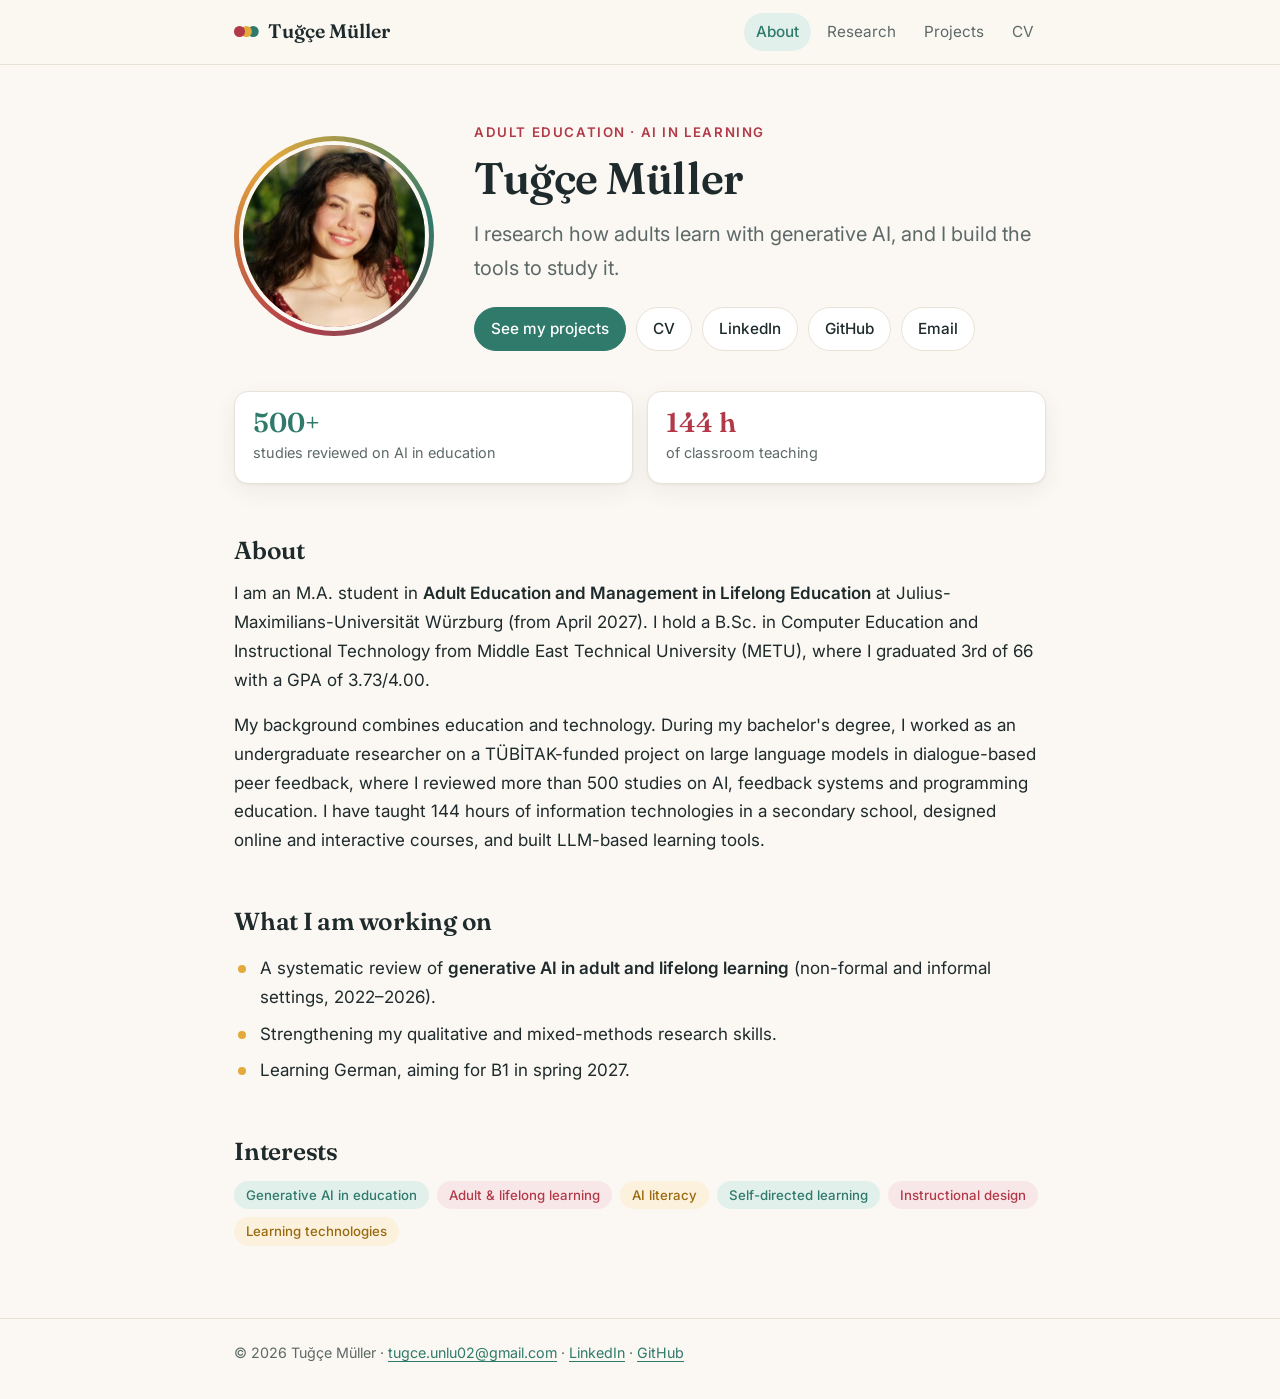
<file: index.html>
<!DOCTYPE html>
<html lang="en">
<head>
<meta charset="utf-8">
<meta name="viewport" content="width=device-width, initial-scale=1">
<title>Tuğçe Müller · AI in adult and lifelong learning</title>
<meta name="description" content="Tuğçe Müller: researching generative AI in adult and lifelong learning. M.A. student in Adult Education at JMU Würzburg.">
<link rel="preconnect" href="https://fonts.googleapis.com">
<link rel="preconnect" href="https://fonts.gstatic.com" crossorigin>
<link href="https://fonts.googleapis.com/css2?family=Fraunces:opsz,wght@9..144,500;9..144,600&family=Inter:wght@400;500;600&display=swap" rel="stylesheet">
<link rel="stylesheet" href="style.css">
</head>
<body>
<header class="site"><div class="inner">
  <a class="brand" href="index.html">Tuğçe Müller</a>
  <nav>
    <a href="index.html" aria-current="page">About</a>
    <a href="research.html">Research</a>
    <a href="projects.html">Projects</a>
    <a href="cv.html">CV</a>
  </nav>
</div></header>
<main>

<div class="hero">
  <div class="avatar"><img src="img/profile.jpg" alt="Tuğçe Müller" onerror="this.replaceWith(Object.assign(document.createElement('span'),{textContent:'TM'}))"></div>
  <div>
    <p class="eyebrow">Adult education · AI in learning</p>
    <h1>Tuğçe Müller</h1>
    <p class="lead">I research how adults learn with generative AI, and I build the tools to study it.</p>
    <div class="buttons">
      <a class="btn primary" href="projects.html">See my projects</a>
      <a class="btn" href="cv.html">CV</a>
      <a class="btn" href="https://www.linkedin.com/in/tugceunlu2023">LinkedIn</a>
      <a class="btn" href="https://github.com/tugceunlu">GitHub</a>
      <a class="btn em" data-u="tugce.unlu02" data-d="gmail.com" href="#">Email</a>
    </div>
  </div>
</div>

<div class="facts">
  <div class="fact"><b>500+</b><span>studies reviewed on AI in education</span></div>
  <div class="fact"><b>144 h</b><span>of classroom teaching</span></div>
</div>

<h2>About</h2>
<p>I am an M.A. student in <strong>Adult Education and Management in Lifelong Education</strong> at Julius-Maximilians-Universität Würzburg (from April 2027). I hold a B.Sc. in Computer Education and Instructional Technology from Middle East Technical University (METU), where I graduated 3rd of 66 with a GPA of 3.73/4.00.</p>

<p>My background combines education and technology. During my bachelor's degree, I worked as an undergraduate researcher on a TÜBİTAK-funded project on large language models in dialogue-based peer feedback, where I reviewed more than 500 studies on AI, feedback systems and programming education. I have taught 144 hours of information technologies in a secondary school, designed online and interactive courses, and built LLM-based learning tools.</p>

<h2>What I am working on</h2>
<ul class="clean">
  <li>A systematic review of <strong>generative AI in adult and lifelong learning</strong> (non-formal and informal settings, 2022–2026).</li>
  <li>Strengthening my qualitative and mixed-methods research skills.</li>
  <li>Learning German, aiming for B1 in spring 2027.</li>
</ul>

<h2>Interests</h2>
<div class="tags">
  <span>Generative AI in education</span><span>Adult &amp; lifelong learning</span><span>AI literacy</span><span>Self-directed learning</span><span>Instructional design</span><span>Learning technologies</span>
</div>
</main>
<footer><div class="inner">© 2026 Tuğçe Müller · <a class="em" data-u="tugce.unlu02" data-d="gmail.com" data-show="1" href="#">tugce.unlu02 [at] gmail.com</a> · <a href="https://www.linkedin.com/in/tugceunlu2023">LinkedIn</a> · <a href="https://github.com/tugceunlu">GitHub</a></div></footer>
<script src="email.js"></script>
</body>
</html>
</file>
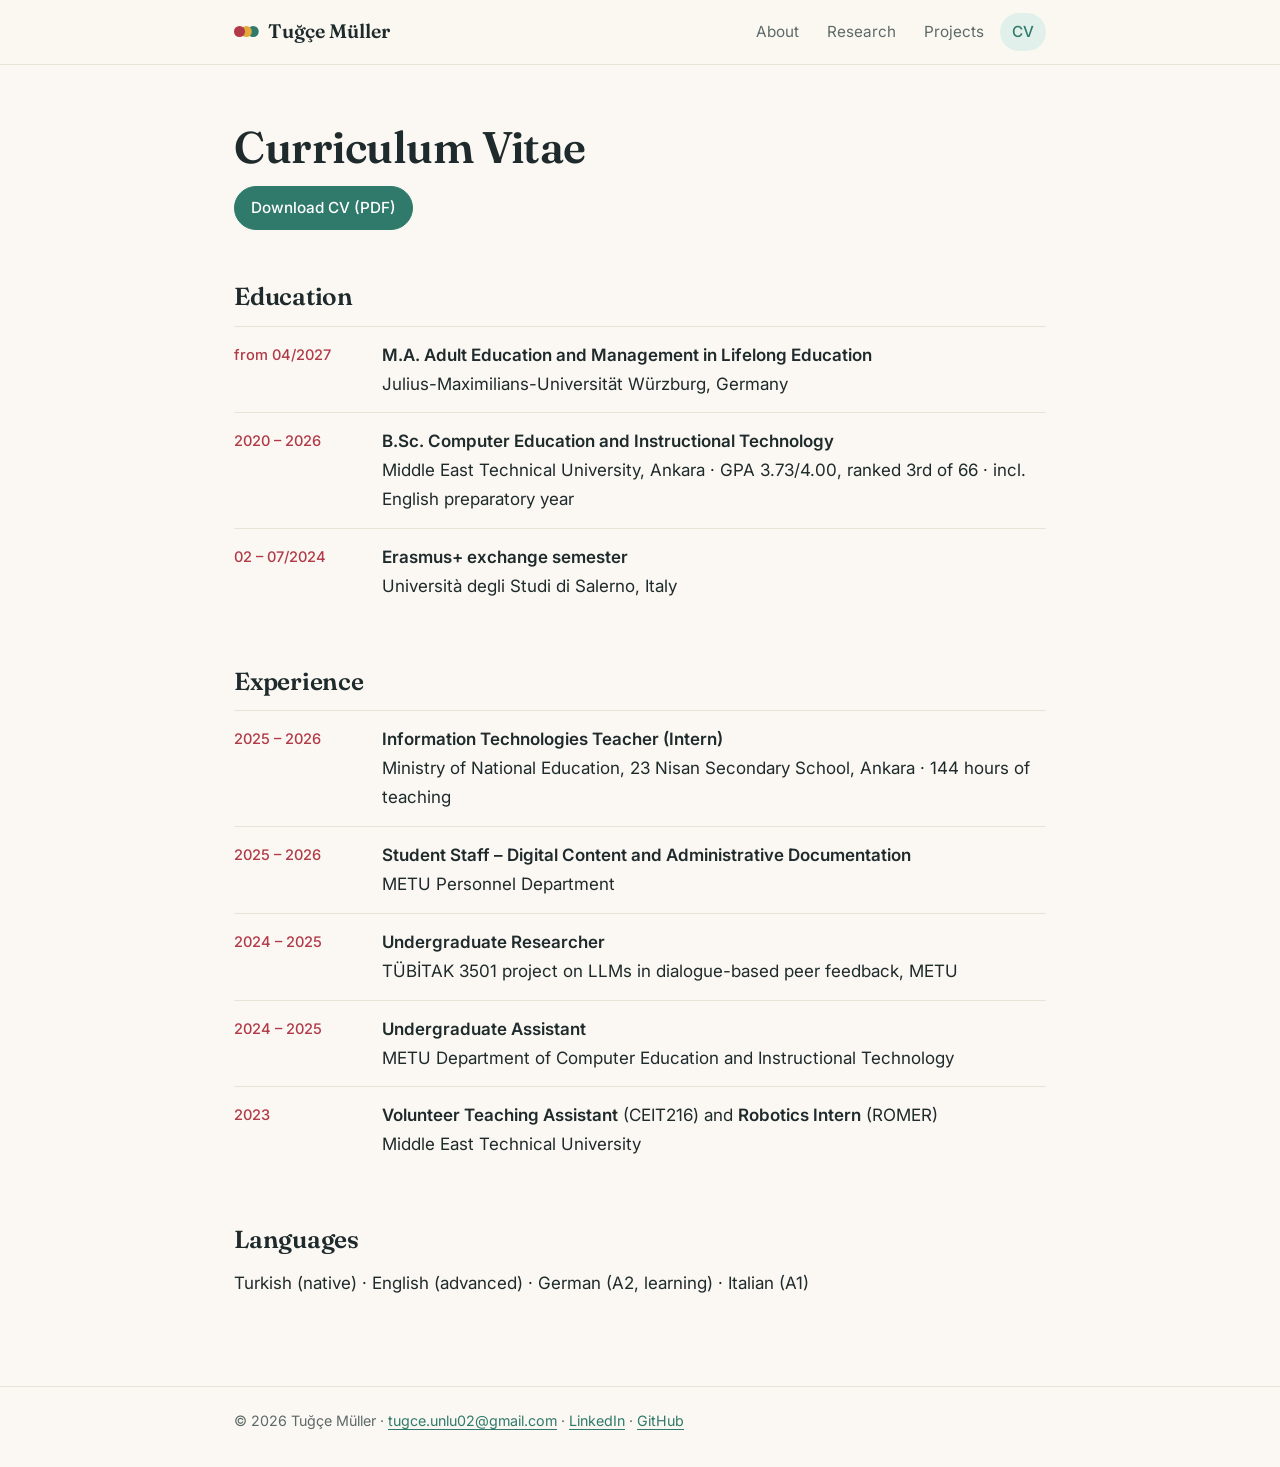
<file: cv.html>
<!DOCTYPE html>
<html lang="en">
<head>
<meta charset="utf-8">
<meta name="viewport" content="width=device-width, initial-scale=1">
<title>CV · Tuğçe Müller</title>
<meta name="description" content="Tuğçe Müller: researching generative AI in adult and lifelong learning. M.A. student in Adult Education at JMU Würzburg.">
<link rel="preconnect" href="https://fonts.googleapis.com">
<link rel="preconnect" href="https://fonts.gstatic.com" crossorigin>
<link href="https://fonts.googleapis.com/css2?family=Fraunces:opsz,wght@9..144,500;9..144,600&family=Inter:wght@400;500;600&display=swap" rel="stylesheet">
<link rel="stylesheet" href="style.css">
</head>
<body>
<header class="site"><div class="inner">
  <a class="brand" href="index.html">Tuğçe Müller</a>
  <nav>
    <a href="index.html">About</a>
    <a href="research.html">Research</a>
    <a href="projects.html">Projects</a>
    <a href="cv.html" aria-current="page">CV</a>
  </nav>
</div></header>
<main>

<h1>Curriculum Vitae</h1>
<p><a class="btn primary" href="CV_TugceMuller.pdf">Download CV (PDF)</a></p>

<h2>Education</h2>
<div class="timeline">
  <div class="item"><div class="when">from 04/2027</div><div><strong>M.A. Adult Education and Management in Lifelong Education</strong><br>Julius-Maximilians-Universität Würzburg, Germany</div></div>
  <div class="item"><div class="when">2020 – 2026</div><div><strong>B.Sc. Computer Education and Instructional Technology</strong><br>Middle East Technical University, Ankara · GPA 3.73/4.00, ranked 3rd of 66 · incl. English preparatory year</div></div>
  <div class="item"><div class="when">02 – 07/2024</div><div><strong>Erasmus+ exchange semester</strong><br>Università degli Studi di Salerno, Italy</div></div>
</div>

<h2>Experience</h2>
<div class="timeline">
  <div class="item"><div class="when">2025 – 2026</div><div><strong>Information Technologies Teacher (Intern)</strong><br>Ministry of National Education, 23 Nisan Secondary School, Ankara · 144 hours of teaching</div></div>
  <div class="item"><div class="when">2025 – 2026</div><div><strong>Student Staff – Digital Content and Administrative Documentation</strong><br>METU Personnel Department</div></div>
  <div class="item"><div class="when">2024 – 2025</div><div><strong>Undergraduate Researcher</strong><br>TÜBİTAK 3501 project on LLMs in dialogue-based peer feedback, METU</div></div>
  <div class="item"><div class="when">2024 – 2025</div><div><strong>Undergraduate Assistant</strong><br>METU Department of Computer Education and Instructional Technology</div></div>
  <div class="item"><div class="when">2023</div><div><strong>Volunteer Teaching Assistant</strong> (CEIT216) and <strong>Robotics Intern</strong> (ROMER)<br>Middle East Technical University</div></div>
</div>

<h2>Languages</h2>
<p>Turkish (native) · English (advanced) · German (A2, learning) · Italian (A1)</p>
</main>
<footer><div class="inner">© 2026 Tuğçe Müller · <a class="em" data-u="tugce.unlu02" data-d="gmail.com" data-show="1" href="#">tugce.unlu02 [at] gmail.com</a> · <a href="https://www.linkedin.com/in/tugceunlu2023">LinkedIn</a> · <a href="https://github.com/tugceunlu">GitHub</a></div></footer>
<script src="email.js"></script>
</body>
</html>
</file>
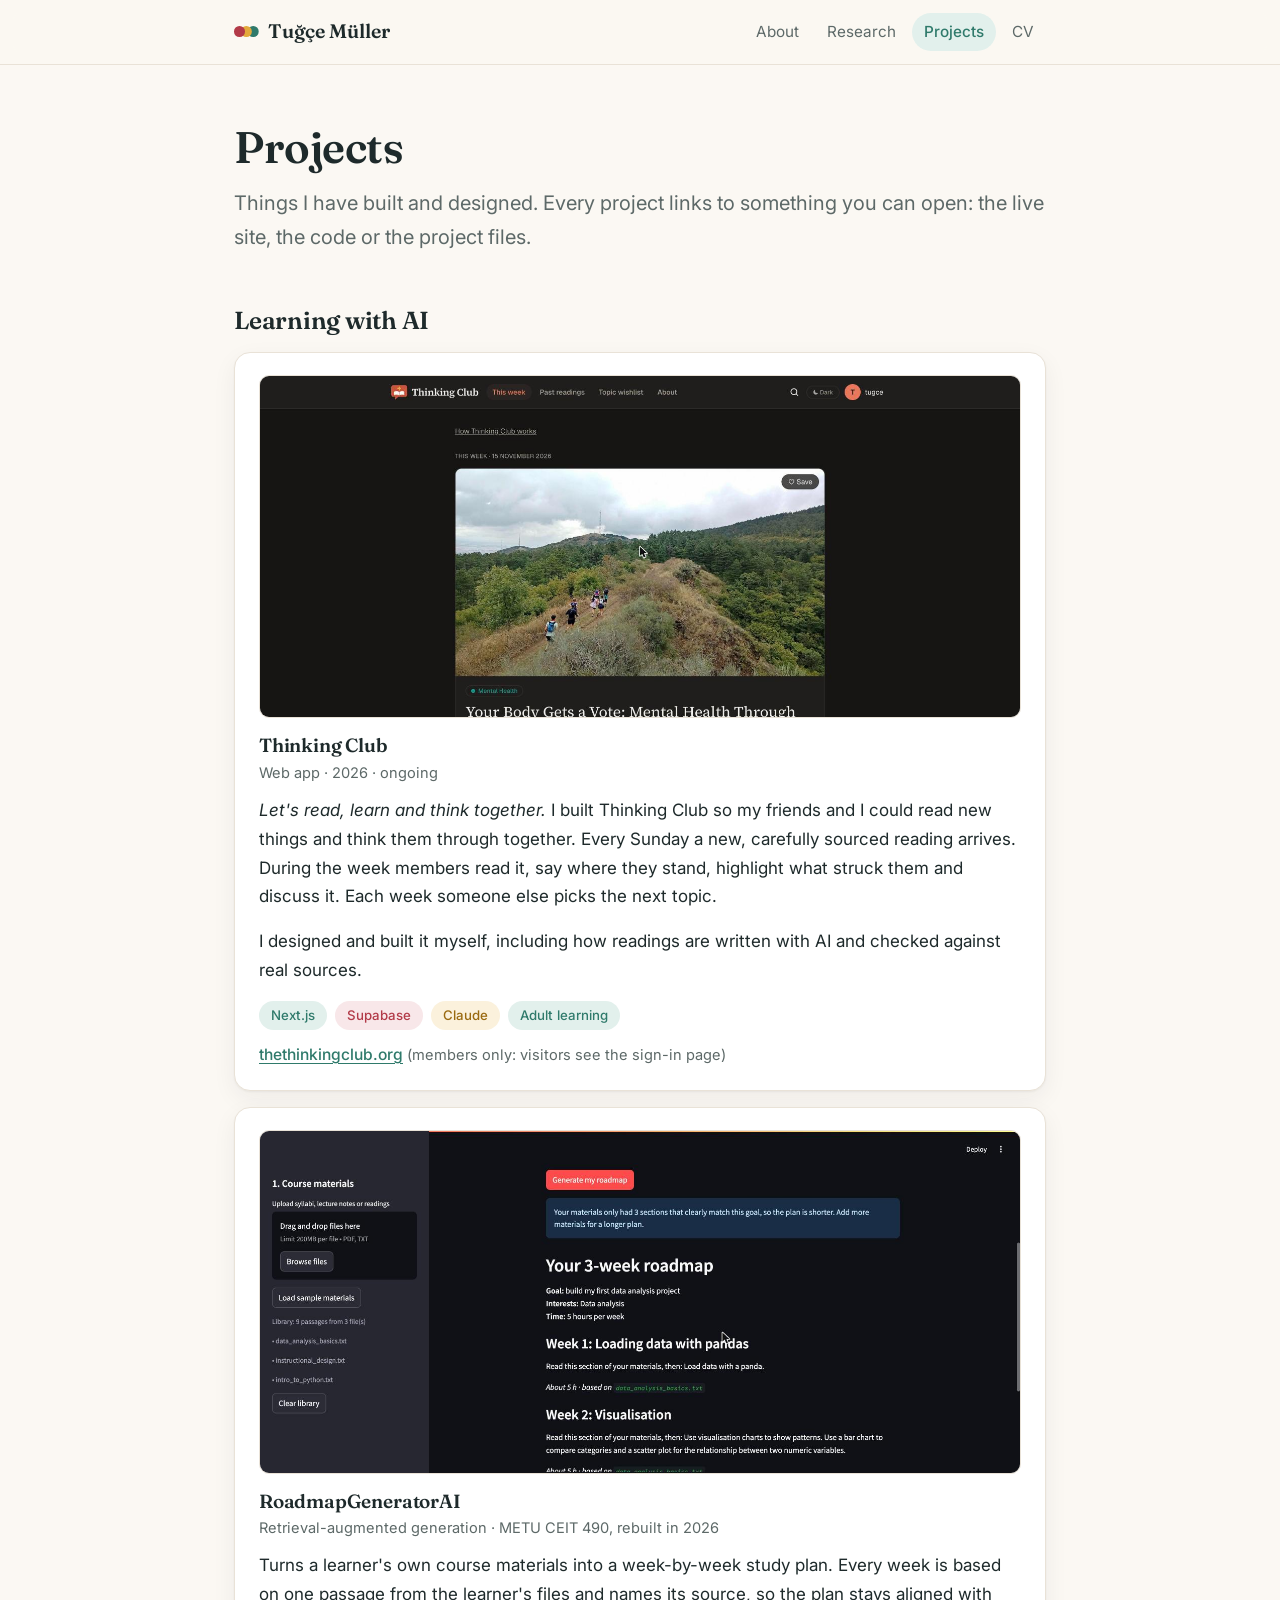
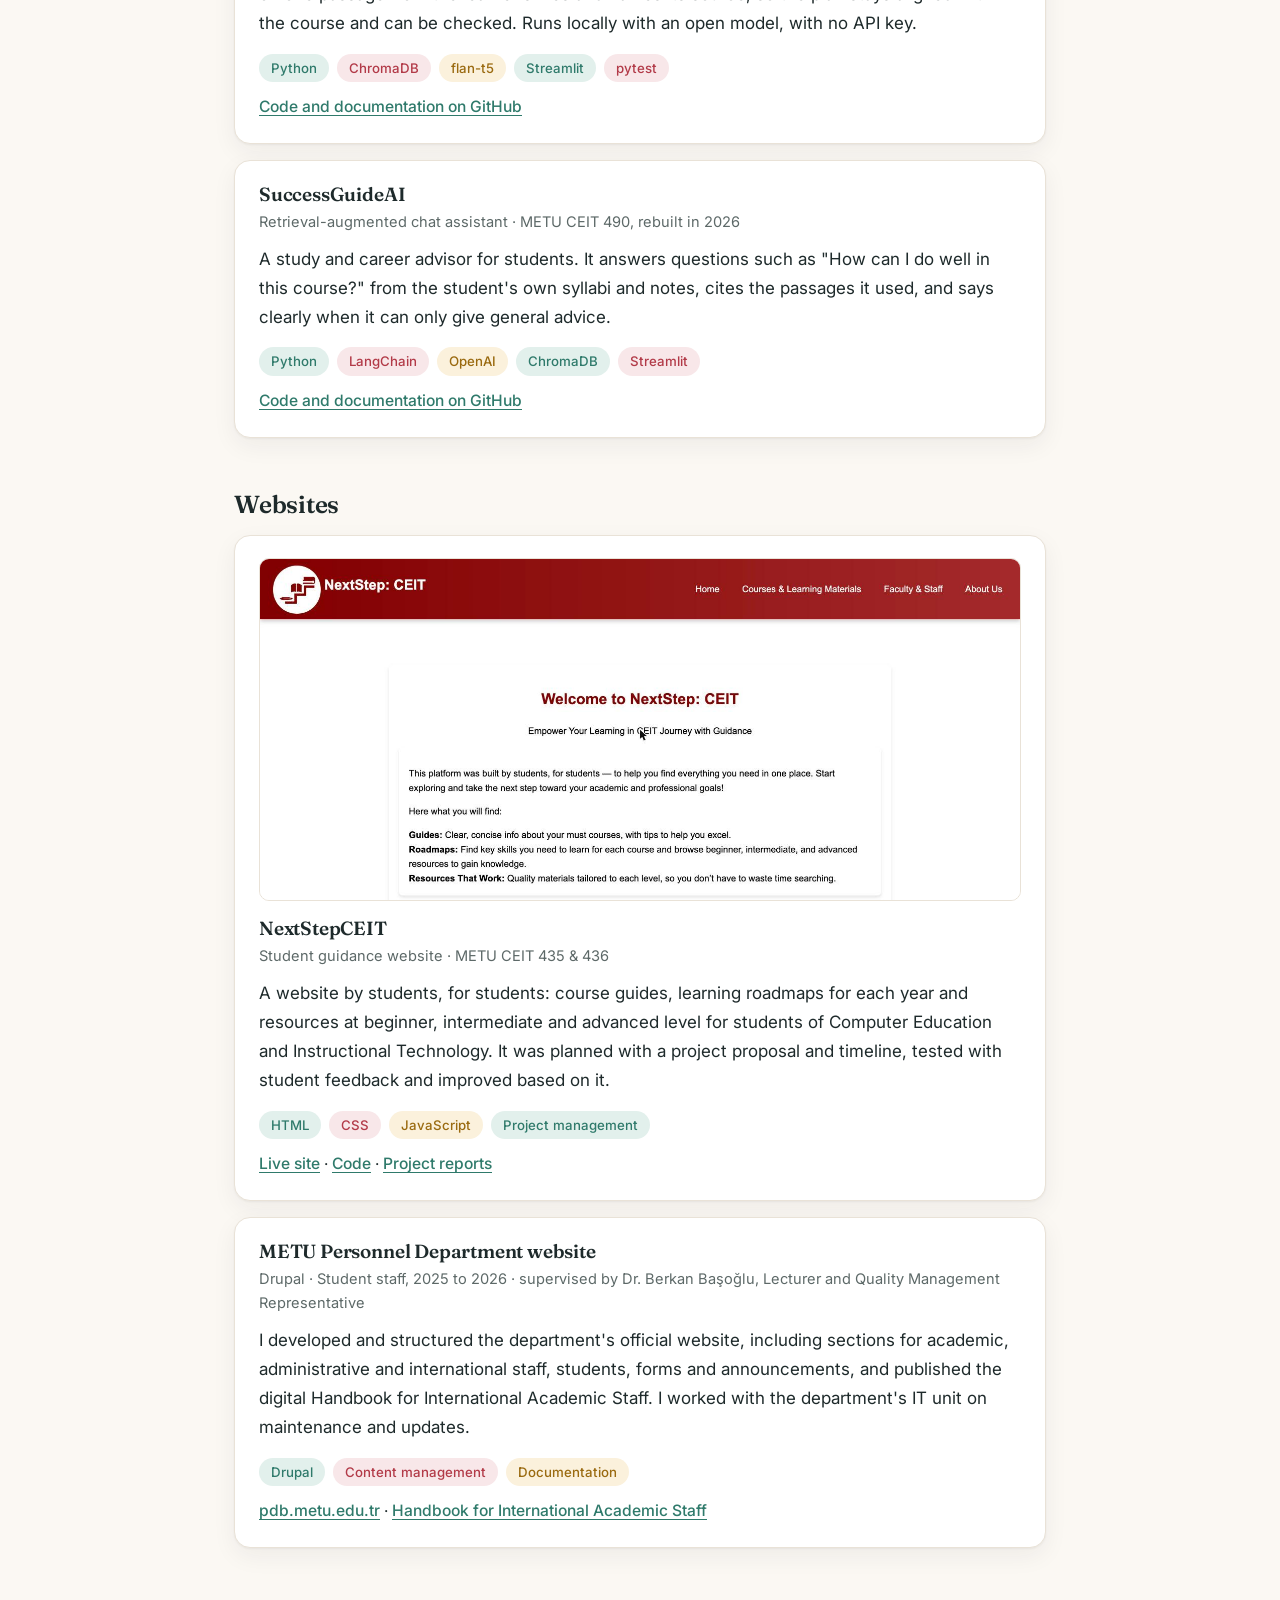
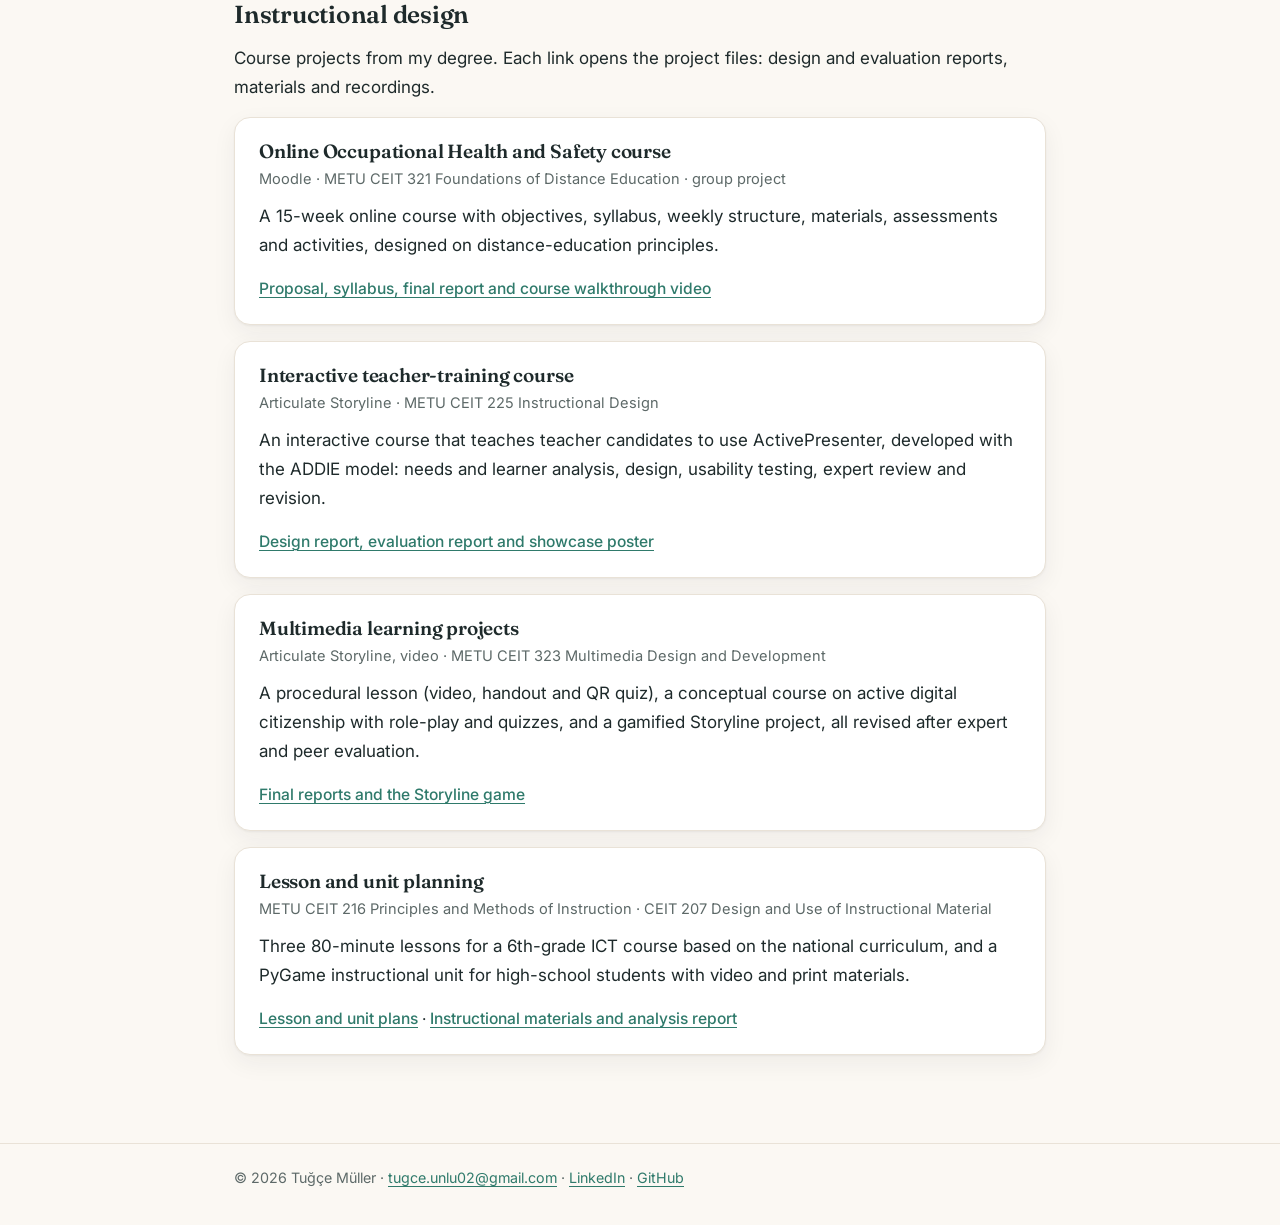
<file: projects.html>
<!DOCTYPE html>
<html lang="en">
<head>
<meta charset="utf-8">
<meta name="viewport" content="width=device-width, initial-scale=1">
<title>Projects · Tuğçe Müller</title>
<meta name="description" content="Projects by Tuğçe Müller: AI learning tools, Thinking Club, educational websites and instructional design work.">
<link rel="preconnect" href="https://fonts.googleapis.com">
<link rel="preconnect" href="https://fonts.gstatic.com" crossorigin>
<link href="https://fonts.googleapis.com/css2?family=Fraunces:opsz,wght@9..144,500;9..144,600&family=Inter:wght@400;500;600&display=swap" rel="stylesheet">
<link rel="stylesheet" href="style.css">
</head>
<body>
<header class="site"><div class="inner">
  <a class="brand" href="index.html">Tuğçe Müller</a>
  <nav>
    <a href="index.html">About</a>
    <a href="research.html">Research</a>
    <a href="projects.html" aria-current="page">Projects</a>
    <a href="cv.html">CV</a>
  </nav>
</div></header>
<main>

<h1>Projects</h1>
<p class="lead">Things I have built and designed. Every project links to something you can open: the live site, the code or the project files.</p>

<h2>Learning with AI</h2>

<div class="card">
  <img class="shot" src="img/thinkingclub-home.jpg" alt="Thinking Club home page showing this week's reading">
  <h3>Thinking Club</h3>
  <p class="meta">Web app · 2026 · ongoing</p>
  <p><em>Let's read, learn and think together.</em> I built Thinking Club so my friends and I could read new things and think them through together. Every Sunday a new, carefully sourced reading arrives. During the week members read it, say where they stand, highlight what struck them and discuss it. Each week someone else picks the next topic.</p>
  <p>I designed and built it myself, including how readings are written with AI and checked against real sources.</p>
  <div class="tags"><span>Next.js</span><span>Supabase</span><span>Claude</span><span>Adult learning</span></div>
  <p class="links"><a href="https://thethinkingclub.org">thethinkingclub.org</a> <span class="meta">(members only: visitors see the sign-in page)</span></p>
</div>

<div class="card">
  <img class="shot" src="img/roadmap.jpg" alt="RoadmapGeneratorAI showing a generated three-week roadmap with sources">
  <h3>RoadmapGeneratorAI</h3>
  <p class="meta">Retrieval-augmented generation · METU CEIT 490, rebuilt in 2026</p>
  <p>Turns a learner's own course materials into a week-by-week study plan. Every week is based on one passage from the learner's files and names its source, so the plan stays aligned with the course and can be checked. Runs locally with an open model, with no API key.</p>
  <div class="tags"><span>Python</span><span>ChromaDB</span><span>flan-t5</span><span>Streamlit</span><span>pytest</span></div>
  <p class="links"><a href="https://github.com/tugceunlu/RoadmapGeneratorAI">Code and documentation on GitHub</a></p>
</div>

<div class="card">
  <h3>SuccessGuideAI</h3>
  <p class="meta">Retrieval-augmented chat assistant · METU CEIT 490, rebuilt in 2026</p>
  <p>A study and career advisor for students. It answers questions such as "How can I do well in this course?" from the student's own syllabi and notes, cites the passages it used, and says clearly when it can only give general advice.</p>
  <div class="tags"><span>Python</span><span>LangChain</span><span>OpenAI</span><span>ChromaDB</span><span>Streamlit</span></div>
  <p class="links"><a href="https://github.com/tugceunlu/SuccessGuide">Code and documentation on GitHub</a></p>
</div>

<h2>Websites</h2>

<div class="card">
  <img class="shot" src="img/nextstep.jpg" alt="NextStep CEIT home page">
  <h3>NextStepCEIT</h3>
  <p class="meta">Student guidance website · METU CEIT 435 &amp; 436</p>
  <p>A website by students, for students: course guides, learning roadmaps for each year and resources at beginner, intermediate and advanced level for students of Computer Education and Instructional Technology. It was planned with a project proposal and timeline, tested with student feedback and improved based on it.</p>
  <div class="tags"><span>HTML</span><span>CSS</span><span>JavaScript</span><span>Project management</span></div>
  <p class="links"><a href="https://tugceunlu.github.io/NextStepCEIT-WebsiteForCEITStudents/">Live site</a> · <a href="https://github.com/tugceunlu/NextStepCEIT-WebsiteForCEITStudents">Code</a> · <a href="https://drive.google.com/drive/folders/1avhPHVj9hT_GsqkYdHMQ0rjhXXd-3kXV">Project reports</a></p>
</div>

<div class="card">
  <h3>METU Personnel Department website</h3>
  <p class="meta">Drupal · Student staff, 2025 to 2026 · supervised by Dr. Berkan Başoğlu, Lecturer and Quality Management Representative</p>
  <p>I developed and structured the department's official website, including sections for academic, administrative and international staff, students, forms and announcements, and published the digital Handbook for International Academic Staff. I worked with the department's IT unit on maintenance and updates.</p>
  <div class="tags"><span>Drupal</span><span>Content management</span><span>Documentation</span></div>
  <p class="links"><a href="https://pdb.metu.edu.tr">pdb.metu.edu.tr</a> · <a href="https://pdb.metu.edu.tr/tr/handbook-international-academic-staff">Handbook for International Academic Staff</a></p>
</div>

<h2>Instructional design</h2>
<p>Course projects from my degree. Each link opens the project files: design and evaluation reports, materials and recordings.</p>

<div class="card">
  <h3>Online Occupational Health and Safety course</h3>
  <p class="meta">Moodle · METU CEIT 321 Foundations of Distance Education · group project</p>
  <p>A 15-week online course with objectives, syllabus, weekly structure, materials, assessments and activities, designed on distance-education principles.</p>
  <p class="links"><a href="https://drive.google.com/drive/folders/1auIL_jvBP4kEeO8bHRP_F3fBrGpiyi6O">Proposal, syllabus, final report and course walkthrough video</a></p>
</div>

<div class="card">
  <h3>Interactive teacher-training course</h3>
  <p class="meta">Articulate Storyline · METU CEIT 225 Instructional Design</p>
  <p>An interactive course that teaches teacher candidates to use ActivePresenter, developed with the ADDIE model: needs and learner analysis, design, usability testing, expert review and revision.</p>
  <p class="links"><a href="https://drive.google.com/drive/folders/1r0lCWx28lI86NU7y-sWqol4s3ANOX8Rp">Design report, evaluation report and showcase poster</a></p>
</div>

<div class="card">
  <h3>Multimedia learning projects</h3>
  <p class="meta">Articulate Storyline, video · METU CEIT 323 Multimedia Design and Development</p>
  <p>A procedural lesson (video, handout and QR quiz), a conceptual course on active digital citizenship with role-play and quizzes, and a gamified Storyline project, all revised after expert and peer evaluation.</p>
  <p class="links"><a href="https://drive.google.com/drive/folders/1s4HPrG4vdjukQbEMn5J3-pKvljgXIfIH">Final reports and the Storyline game</a></p>
</div>

<div class="card">
  <h3>Lesson and unit planning</h3>
  <p class="meta">METU CEIT 216 Principles and Methods of Instruction · CEIT 207 Design and Use of Instructional Material</p>
  <p>Three 80-minute lessons for a 6th-grade ICT course based on the national curriculum, and a PyGame instructional unit for high-school students with video and print materials.</p>
  <p class="links"><a href="https://drive.google.com/drive/folders/1qVzBhrUijATs3gTriJrIkW9k4XUIzDv7">Lesson and unit plans</a> · <a href="https://drive.google.com/drive/folders/1-1Be9w1LawFWXEzdhQgqKNDwReA_K-BM">Instructional materials and analysis report</a></p>
</div>

</main>
<footer><div class="inner">© 2026 Tuğçe Müller · <a class="em" data-u="tugce.unlu02" data-d="gmail.com" data-show="1" href="#">tugce.unlu02 [at] gmail.com</a> · <a href="https://www.linkedin.com/in/tugceunlu2023">LinkedIn</a> · <a href="https://github.com/tugceunlu">GitHub</a></div></footer>
<script src="email.js"></script>
</body>
</html>
</file>
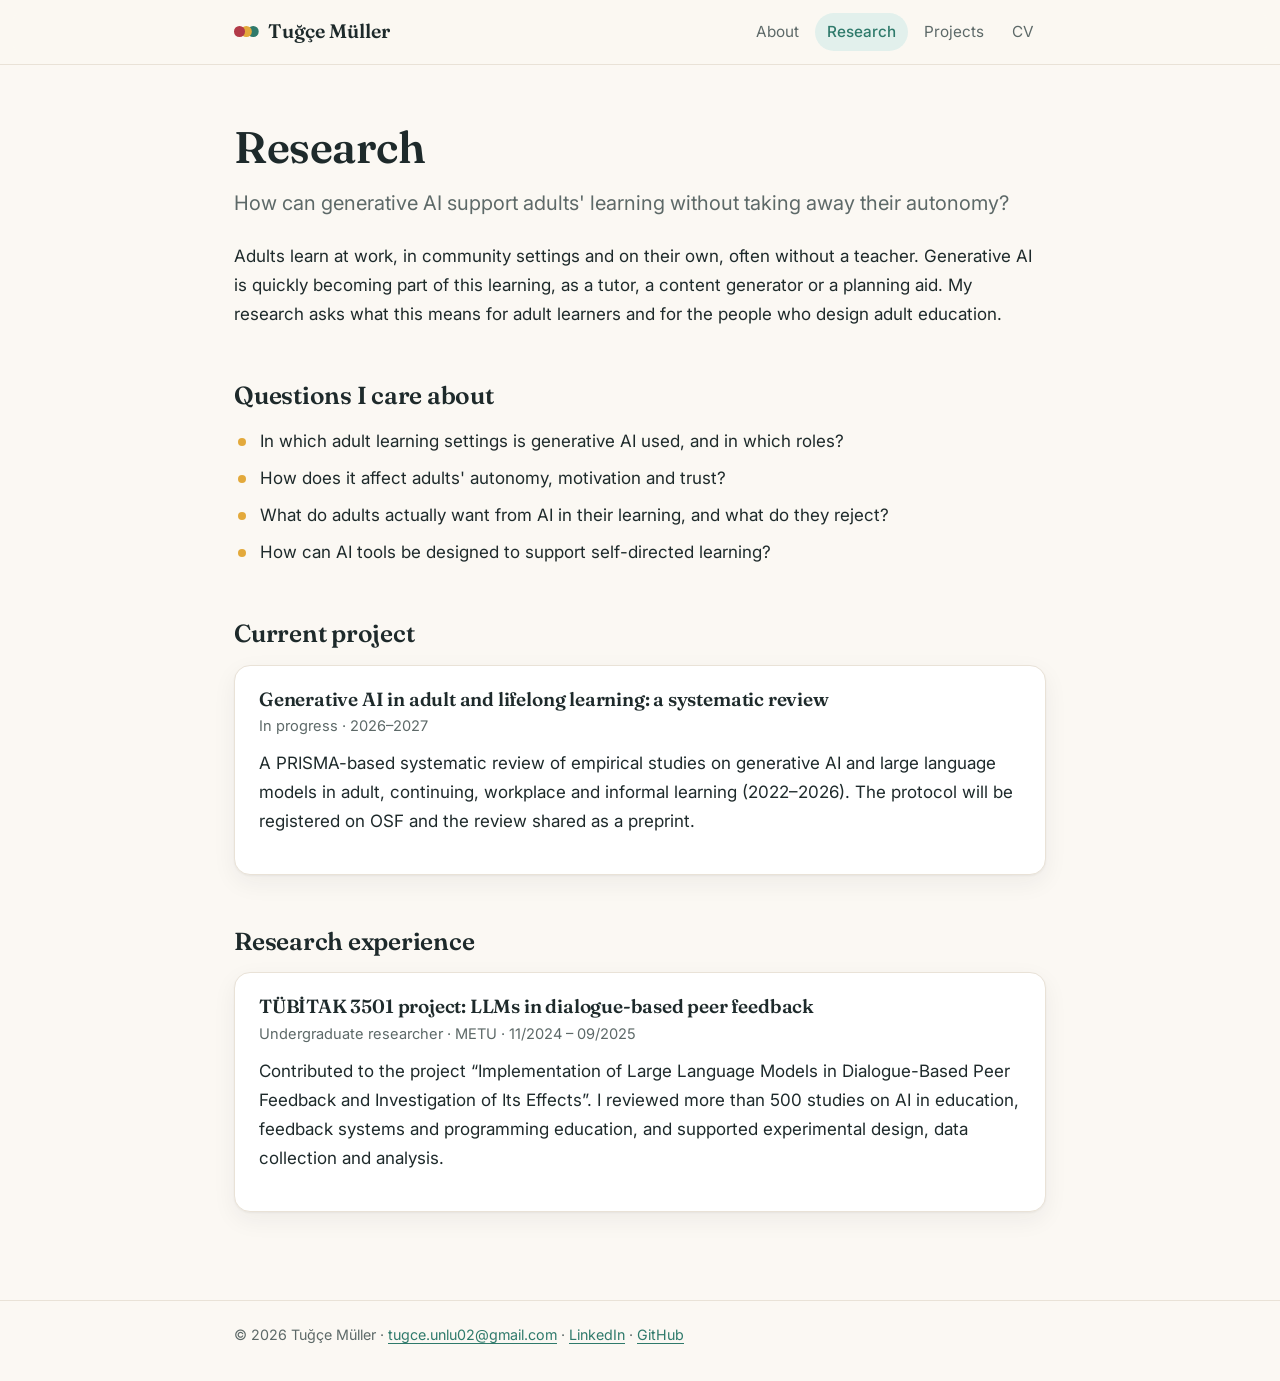
<file: research.html>
<!DOCTYPE html>
<html lang="en">
<head>
<meta charset="utf-8">
<meta name="viewport" content="width=device-width, initial-scale=1">
<title>Research · Tuğçe Müller</title>
<meta name="description" content="Tuğçe Müller: researching generative AI in adult and lifelong learning. M.A. student in Adult Education at JMU Würzburg.">
<link rel="preconnect" href="https://fonts.googleapis.com">
<link rel="preconnect" href="https://fonts.gstatic.com" crossorigin>
<link href="https://fonts.googleapis.com/css2?family=Fraunces:opsz,wght@9..144,500;9..144,600&family=Inter:wght@400;500;600&display=swap" rel="stylesheet">
<link rel="stylesheet" href="style.css">
</head>
<body>
<header class="site"><div class="inner">
  <a class="brand" href="index.html">Tuğçe Müller</a>
  <nav>
    <a href="index.html">About</a>
    <a href="research.html" aria-current="page">Research</a>
    <a href="projects.html">Projects</a>
    <a href="cv.html">CV</a>
  </nav>
</div></header>
<main>

<h1>Research</h1>
<p class="lead">How can generative AI support adults' learning without taking away their autonomy?</p>

<p>Adults learn at work, in community settings and on their own, often without a teacher. Generative AI is quickly becoming part of this learning, as a tutor, a content generator or a planning aid. My research asks what this means for adult learners and for the people who design adult education.</p>

<h2>Questions I care about</h2>
<ul class="clean">
  <li>In which adult learning settings is generative AI used, and in which roles?</li>
  <li>How does it affect adults' autonomy, motivation and trust?</li>
  <li>What do adults actually want from AI in their learning, and what do they reject?</li>
  <li>How can AI tools be designed to support self-directed learning?</li>
</ul>

<h2>Current project</h2>
<div class="card">
  <h3>Generative AI in adult and lifelong learning: a systematic review</h3>
  <p class="meta">In progress · 2026–2027</p>
  <p>A PRISMA-based systematic review of empirical studies on generative AI and large language models in adult, continuing, workplace and informal learning (2022–2026). The protocol will be registered on OSF and the review shared as a preprint.</p>
</div>

<h2>Research experience</h2>
<div class="card">
  <h3>TÜBİTAK 3501 project: LLMs in dialogue-based peer feedback</h3>
  <p class="meta">Undergraduate researcher · METU · 11/2024 – 09/2025</p>
  <p>Contributed to the project “Implementation of Large Language Models in Dialogue-Based Peer Feedback and Investigation of Its Effects”. I reviewed more than 500 studies on AI in education, feedback systems and programming education, and supported experimental design, data collection and analysis.</p>
</div>
</main>
<footer><div class="inner">© 2026 Tuğçe Müller · <a class="em" data-u="tugce.unlu02" data-d="gmail.com" data-show="1" href="#">tugce.unlu02 [at] gmail.com</a> · <a href="https://www.linkedin.com/in/tugceunlu2023">LinkedIn</a> · <a href="https://github.com/tugceunlu">GitHub</a></div></footer>
<script src="email.js"></script>
</body>
</html>
</file>
<file: style.css>
/* Tuğçe Müller · personal website
   Palette: warm paper, deep ink, raspberry and teal accents, a touch of gold. */
:root {
  --bg: #fbf8f3;
  --surface: #ffffff;
  --ink: #1e2a2b;
  --muted: #5d6968;
  --line: #e9e2d7;
  --rose: #b23a48;
  --rose-tint: #f8e7e9;
  --teal: #2f7a6b;
  --teal-tint: #e2f0ec;
  --gold: #e3a93b;
  --gold-tint: #fbf1dc;
  --shadow: 0 1px 2px rgba(30, 42, 43, .05), 0 8px 24px rgba(30, 42, 43, .06);
  --max: 860px;
  --serif: "Fraunces", "Iowan Old Style", Georgia, serif;
  --sans: "Inter", -apple-system, "Helvetica Neue", Arial, sans-serif;
}
@media (prefers-color-scheme: dark) {
  :root {
    --bg: #121716; --surface: #19201f; --ink: #e9eeec; --muted: #9eaba8; --line: #283230;
    --rose: #e57b88; --rose-tint: #2c1c1f; --teal: #6cc4af; --teal-tint: #15292a;
    --gold: #f0c266; --gold-tint: #2a2416;
    --shadow: 0 1px 2px rgba(0,0,0,.3), 0 8px 24px rgba(0,0,0,.25);
  }
}

* { box-sizing: border-box; }
html { font-size: 17px; scroll-behavior: smooth; }
body { margin: 0; background: var(--bg); color: var(--ink); font-family: var(--sans); line-height: 1.7; -webkit-font-smoothing: antialiased; }
a { color: var(--teal); text-decoration-thickness: 1px; text-underline-offset: 3px; }
a:hover { color: var(--rose); }
strong { font-weight: 600; }

/* header */
header.site { position: sticky; top: 0; z-index: 10; background: color-mix(in srgb, var(--bg) 85%, transparent); backdrop-filter: saturate(160%) blur(10px); border-bottom: 1px solid var(--line); }
header.site .inner, main, footer .inner { max-width: var(--max); margin: 0 auto; padding: 0 24px; }
header.site .inner { display: flex; align-items: center; justify-content: space-between; height: 64px; gap: 16px; }
.brand { font-family: var(--serif); font-weight: 600; font-size: 1.15rem; color: var(--ink); text-decoration: none; }
.brand::before { content: ""; display: inline-block; width: .55em; height: .55em; border-radius: 50%; background: var(--rose); margin-right: .45em; box-shadow: .35em 0 0 var(--gold), .7em 0 0 var(--teal); margin-right: 1.2em; vertical-align: .08em; }
nav { display: flex; gap: 4px; }
nav a { color: var(--muted); text-decoration: none; font-size: .9rem; padding: 6px 12px; border-radius: 999px; }
nav a:hover { color: var(--ink); background: var(--surface); }
nav a[aria-current="page"] { color: var(--teal); background: var(--teal-tint); font-weight: 500; }

/* type */
main { padding-top: 56px; padding-bottom: 72px; }
h1, h2, h3 { font-family: var(--serif); line-height: 1.2; letter-spacing: -.01em; }
h1 { font-size: 2.6rem; font-weight: 600; margin: 0 0 12px; }
h2 { font-size: 1.45rem; font-weight: 600; margin: 52px 0 14px; }
h3 { font-size: 1.12rem; font-weight: 600; margin: 0 0 4px; }
.lead { font-size: 1.18rem; color: var(--muted); margin: 0 0 22px; }
p { margin: 0 0 16px; }

/* hero */
.hero { display: grid; grid-template-columns: 200px 1fr; gap: 40px; align-items: center; margin-bottom: 40px; }
.avatar { width: 200px; height: 200px; border-radius: 50%; padding: 5px; background: conic-gradient(from 200deg, var(--rose), var(--gold), var(--teal), var(--rose)); }
.avatar img, .avatar span { width: 100%; height: 100%; border-radius: 50%; object-fit: cover; display: grid; place-items: center; background: var(--surface); border: 4px solid var(--bg); font: 600 3rem var(--serif); color: var(--teal); }
.eyebrow { font-size: .78rem; font-weight: 600; letter-spacing: .12em; text-transform: uppercase; color: var(--rose); margin: 0 0 8px; }
.buttons { display: flex; flex-wrap: wrap; gap: 10px; }
.btn { display: inline-flex; align-items: center; gap: 6px; padding: 8px 16px; border-radius: 999px; font-size: .9rem; font-weight: 500; text-decoration: none; border: 1px solid var(--line); color: var(--ink); background: var(--surface); transition: transform .15s, border-color .15s; }
.btn:hover { transform: translateY(-1px); border-color: var(--teal); color: var(--teal); }
.btn.primary { background: var(--teal); border-color: var(--teal); color: #fff; }
.btn.primary:hover { background: var(--rose); border-color: var(--rose); color: #fff; }

/* facts */
.facts { display: grid; grid-template-columns: repeat(2, 1fr); gap: 14px; margin: 8px 0 8px; }
.fact { background: var(--surface); border: 1px solid var(--line); border-radius: 14px; padding: 16px 18px; box-shadow: var(--shadow); }
.fact b { display: block; font: 600 1.6rem var(--serif); color: var(--teal); line-height: 1.1; }
.fact:nth-child(2) b { color: var(--rose); }
.fact span { font-size: .85rem; color: var(--muted); }

/* cards */
.card { background: var(--surface); border: 1px solid var(--line); border-radius: 16px; padding: 22px 24px; margin: 16px 0; box-shadow: var(--shadow); transition: transform .2s, box-shadow .2s; }
.card:hover { transform: translateY(-2px); box-shadow: 0 2px 4px rgba(30,42,43,.06), 0 14px 32px rgba(30,42,43,.09); }
.card img.shot { width: 100%; border-radius: 10px; border: 1px solid var(--line); margin: 0 0 16px; display: block; }
.meta { color: var(--muted); font-size: .86rem; margin: 0 0 10px; }
.card p.links { font-size: .92rem; margin: 12px 0 0; }
.card p.links a { font-weight: 500; }

/* tags */
.tags { margin-top: 10px; display: flex; flex-wrap: wrap; gap: 8px; }
.tags span { background: var(--teal-tint); color: var(--teal); border-radius: 999px; padding: 3px 12px; font-size: .78rem; font-weight: 500; }
.tags span:nth-child(3n+2) { background: var(--rose-tint); color: var(--rose); }
.tags span:nth-child(3n) { background: var(--gold-tint); color: #9a6a10; }
@media (prefers-color-scheme: dark) { .tags span:nth-child(3n) { color: var(--gold); } }

/* lists, timeline */
ul.clean { padding-left: 0; list-style: none; }
ul.clean li { padding-left: 26px; position: relative; margin: 8px 0; }
ul.clean li::before { content: ""; position: absolute; left: 4px; top: .65em; width: 8px; height: 8px; border-radius: 50%; background: var(--gold); }
.timeline .item { display: grid; grid-template-columns: 130px 1fr; gap: 18px; padding: 14px 0; border-top: 1px solid var(--line); }
.timeline .when { color: var(--rose); font-size: .86rem; font-weight: 500; padding-top: 2px; }

/* footer */
footer { border-top: 1px solid var(--line); color: var(--muted); font-size: .84rem; }
footer .inner { padding-top: 22px; padding-bottom: 34px; }

@media (max-width: 680px) {
  html { font-size: 16px; }
  header.site .inner { height: auto; flex-direction: column; align-items: flex-start; padding-top: 12px; padding-bottom: 10px; gap: 6px; }
  nav { margin-left: -12px; }
  main { padding-top: 36px; }
  h1 { font-size: 2.1rem; }
  .hero { grid-template-columns: 1fr; gap: 24px; }
  .avatar { width: 150px; height: 150px; }
  .facts { grid-template-columns: 1fr; }
  .timeline .item { grid-template-columns: 1fr; gap: 2px; }
}
@media (prefers-color-scheme: dark) { .btn.primary, .btn.primary:hover { color: #0f1514; } }
</file>
